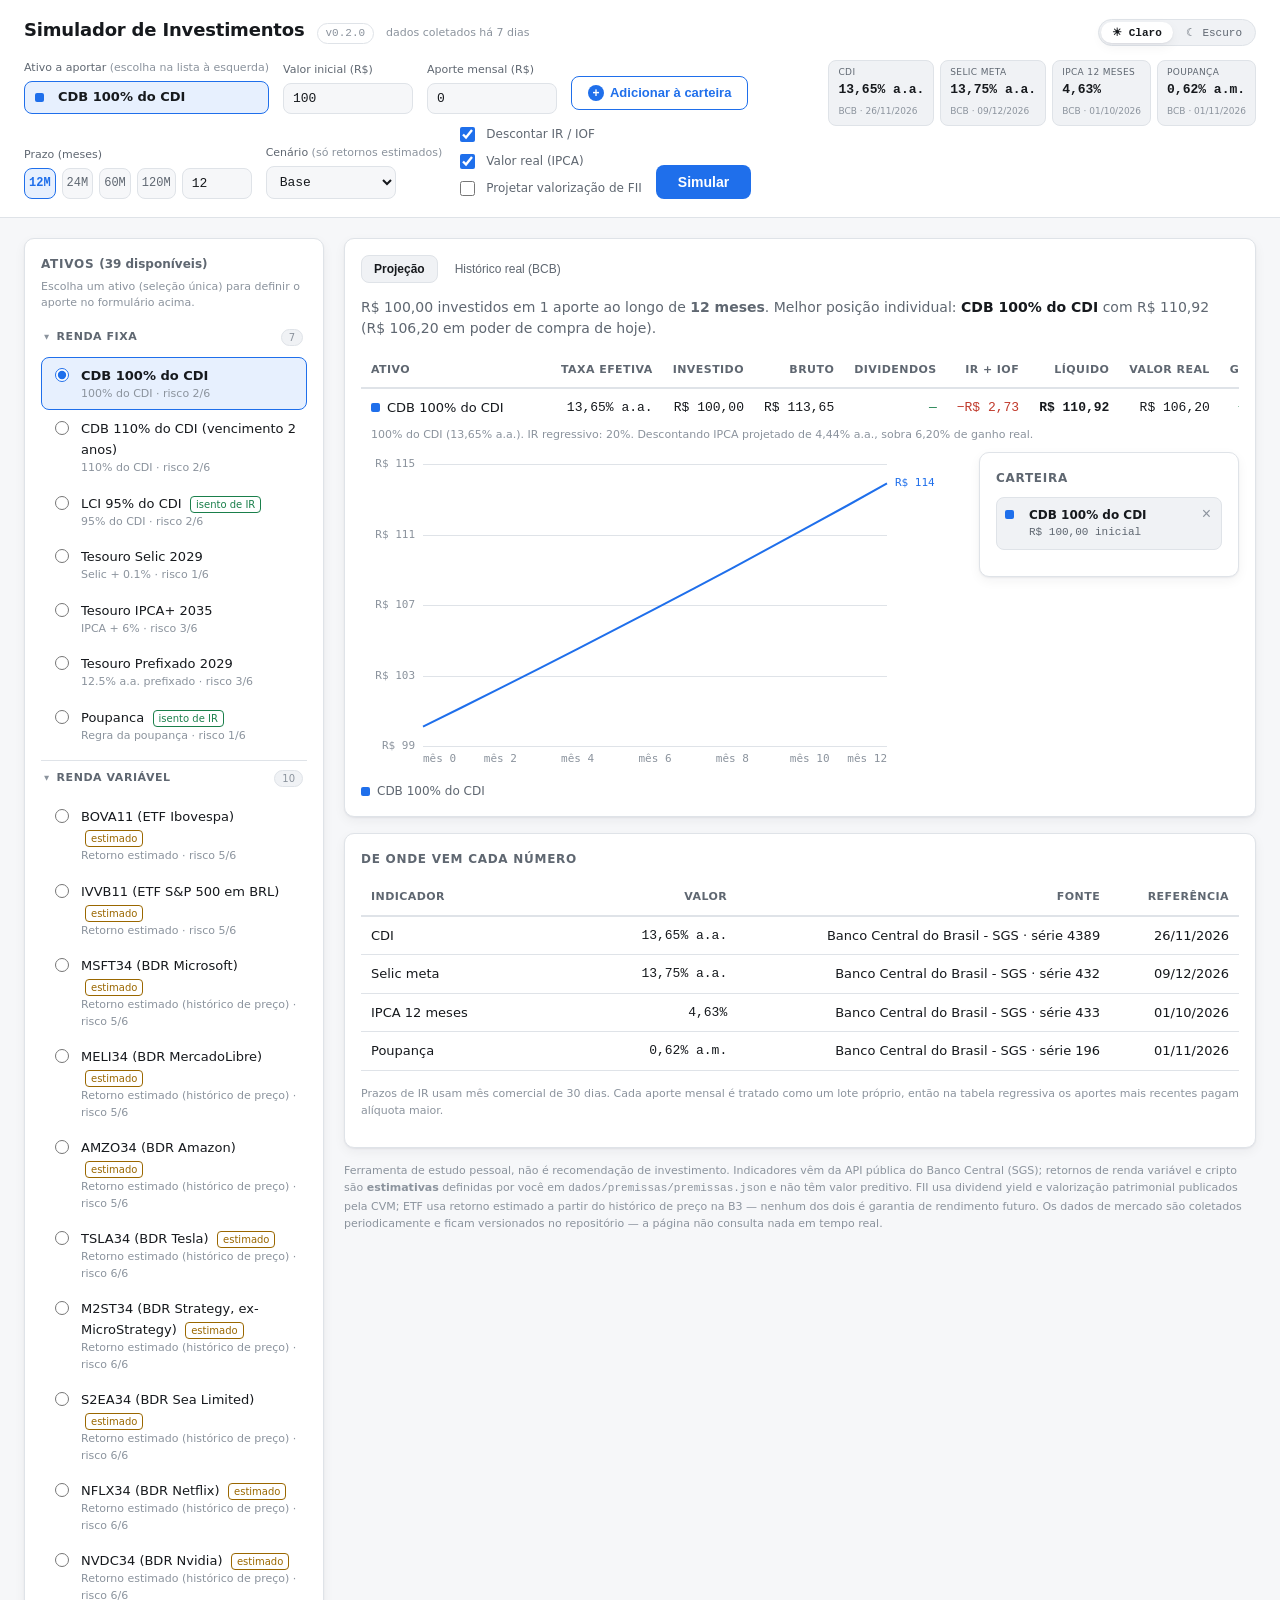
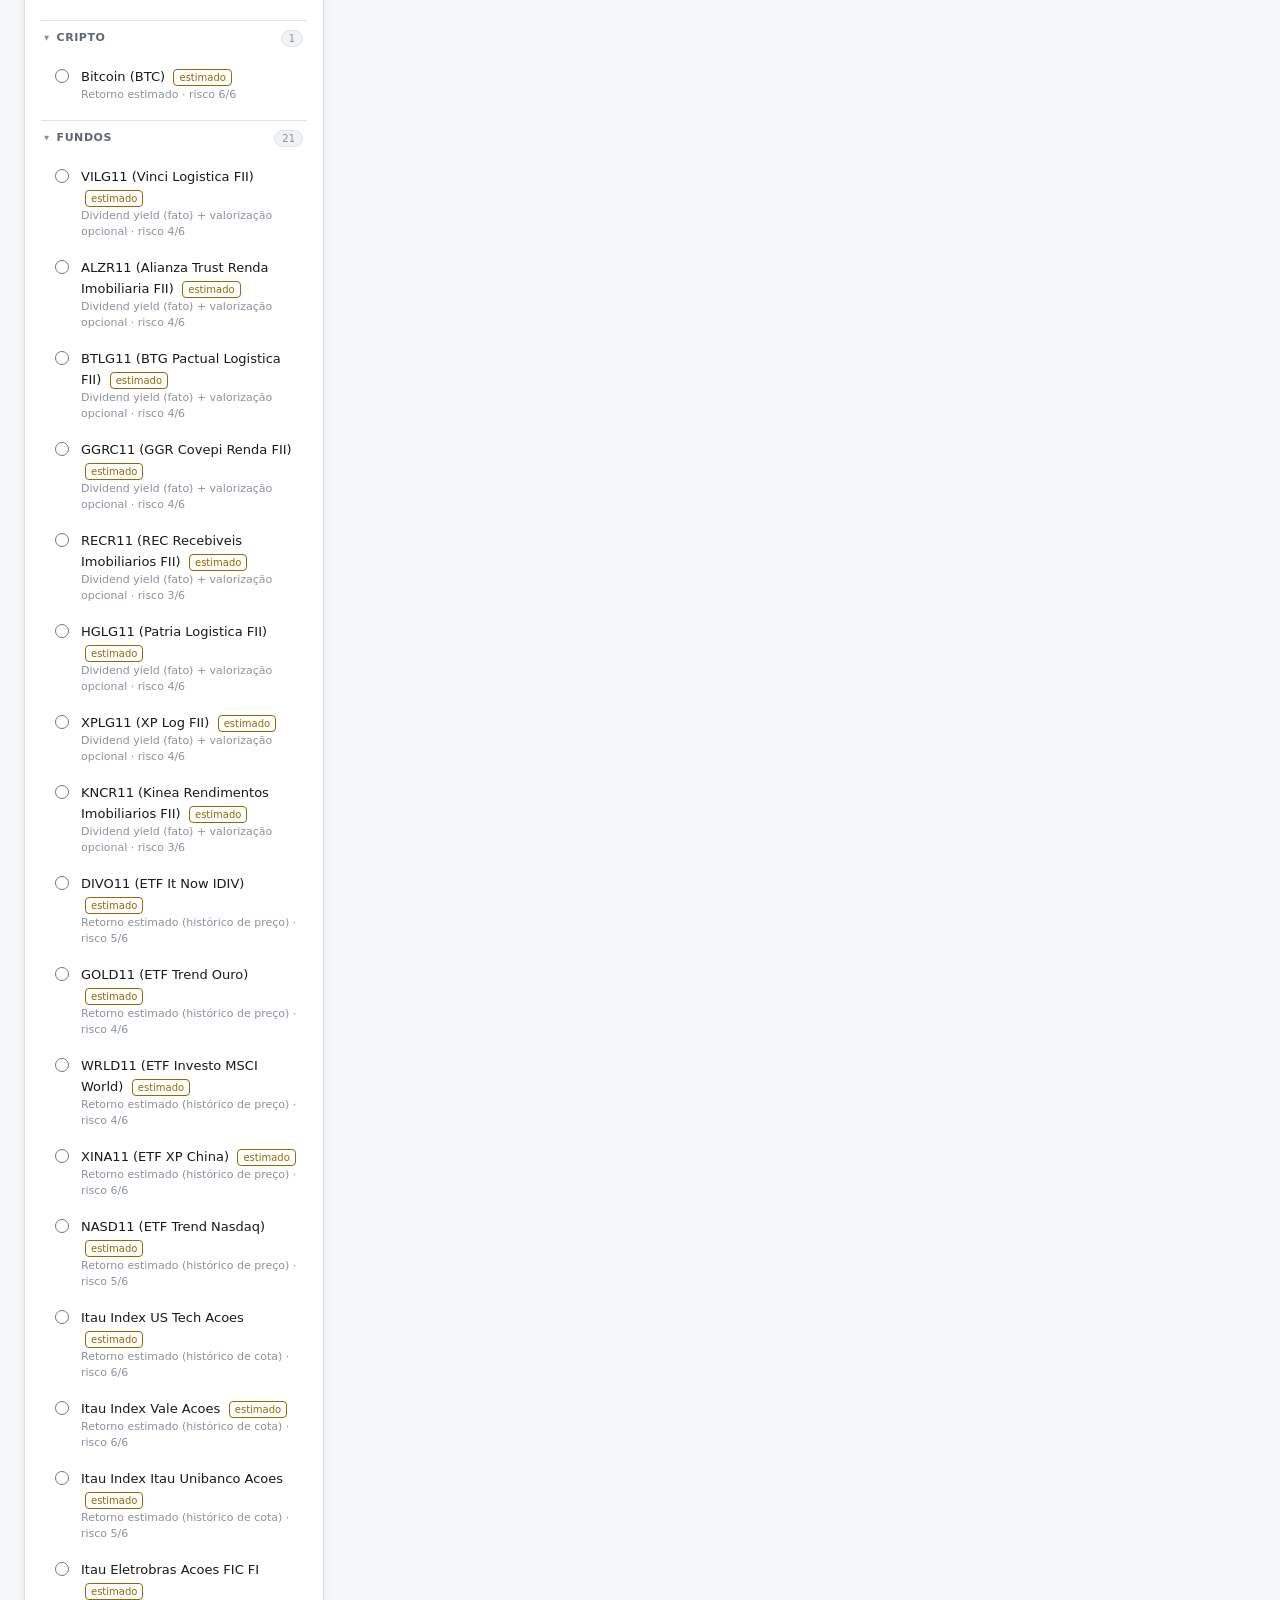
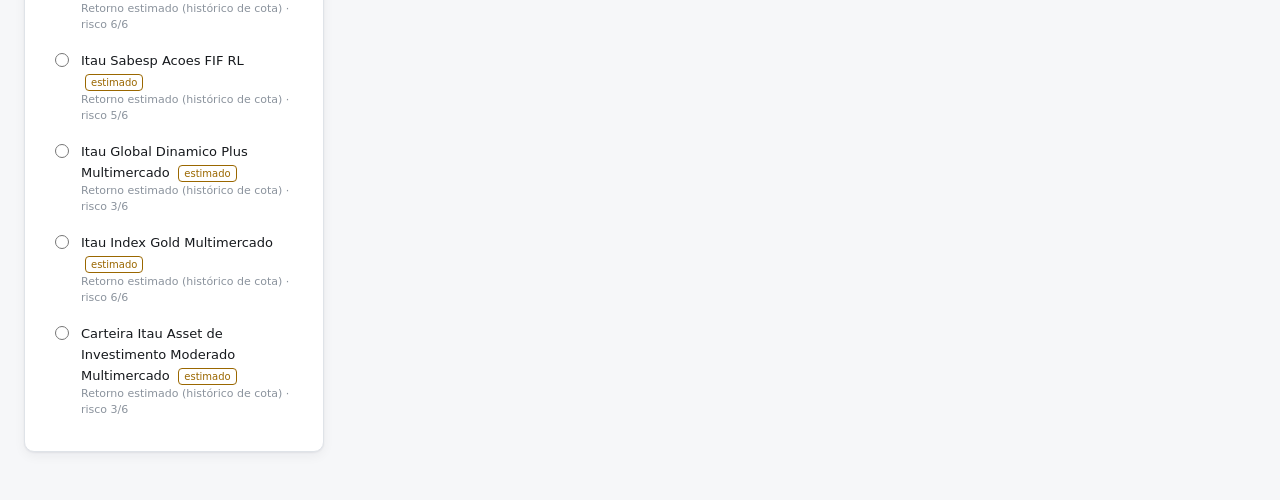
<file: index.html>
<!DOCTYPE html>
<html lang="pt-BR">
<head>
  <meta charset="utf-8">
  <meta name="viewport" content="width=device-width, initial-scale=1">
  <title>Simulador de Investimentos</title>
  <link rel="stylesheet" href="app/estilo.css">
  <link rel="icon" href="data:image/svg+xml,<svg xmlns='http://www.w3.org/2000/svg' viewBox='0 0 16 16'><text y='14' font-size='14'>📈</text></svg>">
  <script>
    // aplica o tema salvo antes do primeiro paint, senao a pagina pisca no tema errado
    try {
      var t = localStorage.getItem('simulador-investimentos:tema');
      if (t) document.documentElement.dataset.tema = t;
    } catch (erro) { /* localStorage indisponivel — segue com o tema do sistema */ }
  </script>
  <script data-goatcounter="https://gfvdata.goatcounter.com/count" async src="//gc.zgo.at/count.js"></script>
</head>
<body>

<header>
  <div class="titulo">
    <h1>Simulador de Investimentos</h1>
    <span class="versao">v0.2.0</span>
    <span class="idade-dados" id="idade-dados"></span>
    <div class="alterna-tema" id="alterna-tema" role="group" aria-label="Tema da página">
      <button type="button" data-tema-opcao="claro" aria-pressed="false">☀ Claro</button>
      <button type="button" data-tema-opcao="escuro" aria-pressed="false">☾ Escuro</button>
    </div>
  </div>

  <div class="cabecalho-grade">
    <section class="controles-sim">
      <div class="campo-inline campo-aporte">
        <span class="rotulo-campo">Ativo a aportar <span class="dica">(escolha na lista à esquerda)</span></span>
        <div class="ativo-escolhido" id="ativo-escolhido">
          <span class="pastilha" id="ativo-escolhido-cor"></span>
          <span id="ativo-escolhido-nome">—</span>
        </div>
      </div>

      <div class="campo-inline">
        <label for="valor-inicial">Valor inicial (R$)</label>
        <input type="number" id="valor-inicial" value="100" min="0" step="10">
      </div>

      <div class="campo-inline">
        <label for="aporte-mensal">Aporte mensal (R$)</label>
        <input type="number" id="aporte-mensal" value="0" min="0" step="10">
      </div>

      <div class="campo-inline">
        <button type="button" class="botao-adicionar" id="adicionar-aporte">
          <span class="icone-mais">+</span> Adicionar à carteira
        </button>
        <span class="aviso-inline" id="aviso-adicionar"></span>
      </div>

      <div class="campo-inline">
        <label for="meses">Prazo (meses)</label>
        <div class="prazo-linha">
          <div class="prazos" id="prazos">
            <button type="button" data-meses="12">12M</button>
            <button type="button" data-meses="24">24M</button>
            <button type="button" data-meses="60">60M</button>
            <button type="button" data-meses="120">120M</button>
          </div>
          <input type="number" id="meses" value="12" min="1" max="600" step="1">
        </div>
      </div>

      <div class="campo-inline">
        <label for="cenario">Cenário <span class="dica">(só retornos estimados)</span></label>
        <select id="cenario">
          <option value="pessimista">Pessimista</option>
          <option value="base" selected>Base</option>
          <option value="otimista">Otimista</option>
        </select>
      </div>

      <div class="campo-inline opcoes-inline">
        <label class="opcao"><input type="checkbox" id="considerar-ir" checked> Descontar IR / IOF</label>
        <label class="opcao"><input type="checkbox" id="considerar-inflacao" checked> Valor real (IPCA)</label>
        <label class="opcao" title="Só afeta FII: projeta a variação patrimonial média histórica pra frente. Desligado, o FII soma só o dividendo (fato) e mantém o valor da cota parado.">
          <input type="checkbox" id="considerar-valorizacao"> Projetar valorização de FII
        </label>
      </div>

      <button class="principal" id="simular">Simular</button>
    </section>

    <ul class="indicadores" id="indicadores">
      <li><span class="rotulo">carregando</span><div class="valor">&mdash;</div></li>
    </ul>
  </div>
</header>

<main>
  <!-- ---------------- coluna de ativos ---------------- -->
  <div>
    <section class="painel">
      <h2>Ativos <span id="contagem-ativos" style="text-transform:none;letter-spacing:0"></span></h2>
      <p class="dica-painel">Escolha um ativo (seleção única) para definir o aporte no formulário acima.</p>
      <div id="lista-ativos"><p class="vazio">carregando catálogo…</p></div>
    </section>
  </div>

  <!-- ---------------- coluna de resultados ---------------- -->
  <div>
    <section class="painel">
      <div class="abas" role="tablist">
        <button role="tab" data-aba="projecao" aria-selected="true">Projeção</button>
        <button role="tab" data-aba="historico" aria-selected="false">Histórico real (BCB)</button>
      </div>

      <div id="aba-projecao">
        <div id="aviso-degradado"></div>
        <div id="resumo"><p class="vazio">Adicione ao menos um ativo à carteira usando o formulário acima.</p></div>
        <div class="area-projecao">
          <div class="grafico-caixa" id="grafico-caixa" hidden>
            <canvas id="grafico"></canvas>
            <div id="leitura"></div>
            <div class="legenda" id="legenda"></div>
          </div>
          <aside class="painel carteira-painel" id="carteira-caixa">
            <div class="carteira-cabecalho">
              <h2>Carteira</h2>
              <div class="modo-visualizacao" id="modo-visualizacao" role="group" aria-label="Modo de visualização do gráfico" hidden>
                <button type="button" data-modo="individual" aria-pressed="true">Individual</button>
                <button type="button" data-modo="somado" aria-pressed="false">Somado</button>
              </div>
            </div>
            <ul id="lista-carteira"></ul>
            <p class="vazio" id="carteira-vazia">Nenhum ativo adicionado ainda.</p>
          </aside>
        </div>
      </div>

      <div id="aba-historico" hidden>
        <div id="resumo-historico"></div>
        <div class="grafico-caixa" id="grafico-historico-caixa" hidden>
          <canvas id="grafico-historico"></canvas>
          <div class="legenda" id="legenda-historico"></div>
        </div>
      </div>
    </section>

    <section class="painel" id="painel-detalhe" hidden>
      <h2>De onde vem cada número</h2>
      <div id="detalhe"></div>
    </section>

    <p class="rodape-nota">
      Ferramenta de estudo pessoal, não é recomendação de investimento. Indicadores vêm da API pública
      do Banco Central (SGS); retornos de renda variável e cripto são <strong>estimativas</strong> definidas
      por você em <code>dados/premissas/premissas.json</code> e não têm valor preditivo.
      FII usa dividend yield e valorização patrimonial publicados pela CVM; ETF usa retorno estimado a
      partir do histórico de preço na B3 — nenhum dos dois é garantia de rendimento futuro.
      Os dados de mercado são coletados periodicamente e ficam versionados no repositório — a página
      não consulta nada em tempo real.
    </p>
  </div>
</main>

<script type="module" src="app/app.js"></script>
</body>
</html>
</file>
<file: app/estilo.css>
/* Simulador de Investimentos - folha de estilo unica.
   Tokens no :root (tema claro), sobrescritos no bloco dark.
   Tres estados possiveis para [data-tema] no <html>: ausente (segue o sistema via
   prefers-color-scheme), "claro" (força claro) ou "escuro" (força escuro) — trocados
   pelo botão #alterna-tema em app.js, que persiste a escolha em localStorage. */

:root {
  --fundo: #f6f7f9;
  --superficie: #ffffff;
  --superficie-2: #f0f2f5;
  --borda: #dfe3e8;
  --texto: #16191d;
  --texto-fraco: #5f6771;
  --texto-tenue: #8b939d;
  --acento: #1f6feb;
  --acento-suave: #e7f0fe;
  --positivo: #1a7f4b;
  --negativo: #c0392b;
  --alerta: #9a6700;
  --alerta-fundo: #fff8e5;
  --raio: 10px;
  --sombra: 0 1px 2px rgba(16, 24, 40, .06), 0 4px 12px rgba(16, 24, 40, .05);
  --fonte: ui-sans-serif, system-ui, -apple-system, "Segoe UI", Roboto, sans-serif;
  --mono: ui-monospace, "Cascadia Mono", "SF Mono", Consolas, monospace;
  color-scheme: light;
}

@media (prefers-color-scheme: dark) {
  :root:not([data-tema="claro"]) {
    --fundo: #0f1216;
    --superficie: #171b21;
    --superficie-2: #1e242c;
    --borda: #2a313a;
    --texto: #e8eaed;
    --texto-fraco: #a4adb8;
    --texto-tenue: #737d89;
    --acento: #5a9bff;
    --acento-suave: #16253d;
    --positivo: #3fbf7f;
    --negativo: #ef6b5c;
    --alerta: #e3b341;
    --alerta-fundo: #2b2413;
    --sombra: 0 1px 2px rgba(0, 0, 0, .3), 0 4px 14px rgba(0, 0, 0, .25);
    color-scheme: dark;
  }
}

/* escolha explicita no botao, vale mesmo se o sistema estiver no claro */
:root[data-tema="escuro"] {
  --fundo: #0f1216;
  --superficie: #171b21;
  --superficie-2: #1e242c;
  --borda: #2a313a;
  --texto: #e8eaed;
  --texto-fraco: #a4adb8;
  --texto-tenue: #737d89;
  --acento: #5a9bff;
  --acento-suave: #16253d;
  --positivo: #3fbf7f;
  --negativo: #ef6b5c;
  --alerta: #e3b341;
  --alerta-fundo: #2b2413;
  --sombra: 0 1px 2px rgba(0, 0, 0, .3), 0 4px 14px rgba(0, 0, 0, .25);
  color-scheme: dark;
}

* { box-sizing: border-box; }

body {
  margin: 0;
  font-family: var(--fonte);
  background: var(--fundo);
  color: var(--texto);
  font-size: 14px;
  line-height: 1.5;
}

/* ---------- cabecalho ---------- */
header {
  background: var(--superficie);
  border-bottom: 1px solid var(--borda);
  padding: 16px 24px 18px;
}

.titulo { display: flex; align-items: baseline; gap: 12px; flex-wrap: wrap; margin-bottom: 14px; }
.titulo h1 { font-size: 18px; margin: 0; letter-spacing: -.01em; }
.titulo .versao {
  font-size: 11px; color: var(--texto-tenue); font-family: var(--mono);
  border: 1px solid var(--borda); border-radius: 999px; padding: 1px 8px;
}

/* Controle segmentado com as duas opções sempre visíveis — app.js marca a ativa
   com aria-pressed="true" a partir da escolha salva ou do prefers-color-scheme. */
.alterna-tema {
  margin-left: auto;
  display: flex; gap: 2px;
  padding: 2px;
  background: var(--superficie-2); border: 1px solid var(--borda); border-radius: 999px;
}
.alterna-tema button {
  padding: 4px 11px;
  background: transparent; border: 0; border-radius: 999px;
  color: var(--texto-fraco); font-size: 11px; font-family: var(--mono);
  cursor: pointer;
}
.alterna-tema button:hover { color: var(--texto); }
.alterna-tema button:focus-visible { outline: 2px solid var(--acento); outline-offset: 1px; }
.alterna-tema button[aria-pressed="true"] {
  background: var(--superficie); color: var(--texto); font-weight: 650;
  box-shadow: var(--sombra);
}

.cabecalho-grade {
  display: grid;
  grid-template-columns: minmax(0, 1fr) auto;
  gap: 16px 24px;
  align-items: start;
}
@media (max-width: 1080px) {
  .cabecalho-grade { grid-template-columns: 1fr; }
}

/* controles da simulação, agora no cabeçalho */
.controles-sim {
  display: flex;
  flex-wrap: wrap;
  align-items: flex-end;
  gap: 10px 14px;
}
.campo-inline { display: flex; flex-direction: column; gap: 4px; }
.campo-inline label { font-size: 11px; color: var(--texto-fraco); }
.campo-inline label .dica { color: var(--texto-tenue); }
.campo-inline input[type="number"], .campo-inline select {
  width: 130px; padding: 7px 9px; font-size: 13px; font-family: var(--mono);
  background: var(--fundo); color: var(--texto);
  border: 1px solid var(--borda); border-radius: 8px;
}
.campo-inline input:focus, .campo-inline select:focus { outline: 2px solid var(--acento); outline-offset: -1px; }
.prazo-linha { display: flex; gap: 6px; }
.prazo-linha .prazos { margin: 0; }
.prazo-linha #meses { width: 70px; }
.opcoes-inline { gap: 6px; }
.opcoes-inline .opcao { margin: 0; font-size: 12px; }

.controles-sim button.principal {
  width: auto; padding: 9px 22px; align-self: flex-end;
}

/* Botão "+ Adicionar à carteira": contorno na cor de acento, não um botão
   sólido — ele soma um item, não dispara a simulação (isso é o "Simular"). */
.botao-adicionar {
  display: flex; align-items: center; gap: 6px;
  width: auto; padding: 8px 16px; align-self: flex-end;
  background: transparent; color: var(--acento);
  border: 1.5px solid var(--acento); border-radius: 8px;
  font-size: 13px; font-weight: 650; cursor: pointer;
  transition: background-color .12s ease, color .12s ease;
}
.botao-adicionar:hover { background: var(--acento-suave); }
.botao-adicionar:active { background: var(--acento); color: #fff; }
.botao-adicionar .icone-mais {
  display: inline-flex; align-items: center; justify-content: center;
  width: 16px; height: 16px; border-radius: 50%;
  background: var(--acento); color: #fff; font-size: 12px; line-height: 1;
}
.botao-adicionar:active .icone-mais { background: #fff; color: var(--acento); }

.rotulo-campo { font-size: 11px; color: var(--texto-fraco); }
.rotulo-campo .dica { color: var(--texto-tenue); }
.ativo-escolhido {
  display: flex; align-items: center; gap: 7px;
  min-width: 170px; height: 33px; padding: 0 10px;
  background: var(--acento-suave); border: 1px solid var(--acento); border-radius: 8px;
  font-size: 13px; font-weight: 600; color: var(--texto);
}
.ativo-escolhido .pastilha { background: var(--acento); flex: none; }
.aviso-inline { color: var(--alerta); font-size: 11px; max-width: 190px; }

.indicadores {
  display: flex; gap: 6px; flex-wrap: wrap;
  margin: 0; padding: 0; list-style: none;
}
.indicadores li {
  background: var(--superficie-2); border: 1px solid var(--borda);
  border-radius: 8px; padding: 5px 9px; min-width: 96px;
}
.indicadores .rotulo { font-size: 9px; color: var(--texto-fraco); text-transform: uppercase; letter-spacing: .04em; display: block; }
.indicadores .valor { font-size: 13px; font-weight: 640; font-family: var(--mono); }
.indicadores .fonte { font-size: 9px; color: var(--texto-tenue); }

/* ---------- layout ---------- */
main {
  display: grid;
  grid-template-columns: 300px minmax(0, 1fr);
  gap: 20px;
  padding: 20px 24px 48px;
  align-items: start;
  max-width: 1480px;
  margin: 0 auto;
}
@media (max-width: 900px) {
  main { grid-template-columns: 1fr; padding: 16px; }
}

.painel {
  background: var(--superficie);
  border: 1px solid var(--borda);
  border-radius: var(--raio);
  box-shadow: var(--sombra);
  padding: 16px;
}
.painel + .painel { margin-top: 16px; }
.painel h2 {
  font-size: 12px; text-transform: uppercase; letter-spacing: .06em;
  color: var(--texto-fraco); margin: 0 0 12px;
}

/* ---------- formulario ---------- */
.campo { margin-bottom: 14px; }
.campo label { display: block; font-size: 12px; color: var(--texto-fraco); margin-bottom: 4px; }
.campo input[type="number"], .campo select {
  width: 100%; padding: 8px 10px; font-size: 14px; font-family: var(--mono);
  background: var(--fundo); color: var(--texto);
  border: 1px solid var(--borda); border-radius: 8px;
}
.campo input:focus, .campo select:focus { outline: 2px solid var(--acento); outline-offset: -1px; }

.prazos { display: flex; gap: 6px; flex-wrap: wrap; margin-bottom: 8px; }
.prazos button {
  flex: 1 1 auto; padding: 6px 4px; font-size: 12px; font-family: var(--mono);
  background: var(--fundo); color: var(--texto-fraco);
  border: 1px solid var(--borda); border-radius: 8px; cursor: pointer;
}
.prazos button:hover { border-color: var(--acento); color: var(--texto); }
.prazos button[aria-pressed="true"] {
  background: var(--acento-suave); border-color: var(--acento); color: var(--acento); font-weight: 600;
}

.opcao { display: flex; align-items: center; gap: 8px; margin-bottom: 8px; font-size: 13px; }
.opcao input { accent-color: var(--acento); width: 15px; height: 15px; }

button.principal {
  width: 100%; padding: 11px; font-size: 14px; font-weight: 600;
  background: var(--acento); color: #fff; border: 0; border-radius: 8px; cursor: pointer;
}
button.principal:hover { filter: brightness(1.08); }
button.principal:disabled { opacity: .55; cursor: progress; }

/* ---------- lista de ativos ---------- */
.grupo { border-bottom: 1px solid var(--borda); }
.grupo:last-child { border-bottom: 0; }
.grupo > summary {
  list-style: none; cursor: pointer; user-select: none;
  display: flex; align-items: center; gap: 6px;
  font-size: 11px; text-transform: uppercase; letter-spacing: .05em;
  color: var(--texto-fraco); font-weight: 600;
  padding: 9px 4px;
}
.grupo > summary::-webkit-details-marker { display: none; }
.grupo > summary::before {
  content: "▸"; font-size: 10px; color: var(--texto-tenue);
  transition: transform .12s ease;
}
.grupo[open] > summary::before { transform: rotate(90deg); }
.grupo > summary:hover { color: var(--texto); }
.grupo .cont-grupo {
  margin-left: auto; font-size: 10px; font-weight: 500; letter-spacing: 0;
  color: var(--texto-tenue); background: var(--superficie-2);
  border: 1px solid var(--borda); border-radius: 999px; padding: 0 7px;
}
.grupo-corpo { padding: 2px 0 8px; }
.dica-painel { font-size: 11px; color: var(--texto-tenue); margin: -6px 0 8px; }
.ativo {
  display: flex; align-items: flex-start; gap: 9px; width: 100%;
  padding: 7px 8px; border-radius: 8px; cursor: pointer;
  border: 1px solid transparent;
}
.ativo:hover { background: var(--superficie-2); }
.ativo:has(input:checked) { background: var(--acento-suave); border-color: var(--acento); }
.ativo input[type="radio"] { margin-top: 3px; accent-color: var(--acento); width: 14px; height: 14px; flex: none; }
.ativo .nome { font-size: 13px; }
.ativo:has(input:checked) .nome { font-weight: 650; }
.ativo .meta { font-size: 11px; color: var(--texto-tenue); }
.selo {
  display: inline-block; font-size: 10px; padding: 0 5px; border-radius: 4px;
  border: 1px solid var(--borda); color: var(--texto-fraco); margin-left: 4px;
}
.selo.estimado { color: var(--alerta); border-color: var(--alerta); }
.selo.isento { color: var(--positivo); border-color: var(--positivo); }

/* ---------- resultados ---------- */
.aviso {
  background: var(--alerta-fundo); border: 1px solid var(--alerta); color: var(--alerta);
  border-radius: 8px; padding: 9px 12px; font-size: 12px; margin-bottom: 14px;
}
.vazio { color: var(--texto-tenue); text-align: center; padding: 48px 16px; font-size: 13px; }

.tabela-envolucro { overflow-x: auto; }
table { width: 100%; border-collapse: collapse; font-size: 13px; }
th, td { padding: 9px 10px; text-align: right; border-bottom: 1px solid var(--borda); white-space: nowrap; }
th {
  font-size: 11px; text-transform: uppercase; letter-spacing: .04em;
  color: var(--texto-fraco); font-weight: 600; border-bottom-width: 2px;
}
th:first-child, td:first-child { text-align: left; white-space: normal; min-width: 190px; }
tbody tr:hover { background: var(--superficie-2); }
td.num { font-family: var(--mono); font-variant-numeric: tabular-nums; }
td.destaque { font-weight: 650; }
.positivo { color: var(--positivo); }
.negativo { color: var(--negativo); }
.pastilha { display: inline-block; width: 9px; height: 9px; border-radius: 2px; margin-right: 7px; }
.linha-explicacao td { font-size: 11px; color: var(--texto-tenue); padding-top: 0; border-bottom: 0; }
tr.tem-explicacao td { border-bottom: 0; }
tr.linha-total td { font-weight: 700; border-top: 2px solid var(--borda); border-bottom: 0; }

/* ---------- carteira (grupo de ativos + aportes em simulação) ---------- */
.area-projecao { display: flex; flex-wrap: wrap; gap: 16px; align-items: flex-start; }
.area-projecao .grafico-caixa { flex: 4 1 340px; min-width: 280px; }
.carteira-painel { flex: 1 1 220px; max-width: 260px; }
.carteira-cabecalho { display: flex; align-items: center; justify-content: space-between; gap: 8px; margin-bottom: 10px; }
.carteira-cabecalho h2 { margin: 0; }
.modo-visualizacao {
  display: flex; gap: 2px; padding: 2px;
  background: var(--superficie-2); border: 1px solid var(--borda); border-radius: 999px;
}
.modo-visualizacao[hidden] { display: none; }
.modo-visualizacao button {
  padding: 3px 9px; background: transparent; border: 0; border-radius: 999px;
  color: var(--texto-fraco); font-size: 11px; cursor: pointer;
}
.modo-visualizacao button[aria-pressed="true"] {
  background: var(--superficie); color: var(--texto); font-weight: 650; box-shadow: var(--sombra);
}
#lista-carteira { list-style: none; margin: 0 0 10px; padding: 0; display: flex; flex-direction: column; gap: 8px; }
#lista-carteira li {
  display: flex; align-items: flex-start; gap: 8px;
  padding: 8px; border: 1px solid var(--borda); border-radius: 8px; background: var(--superficie-2);
}
#lista-carteira .pastilha { margin-top: 4px; flex: none; }
#lista-carteira .item-corpo { flex: 1; min-width: 0; }
#lista-carteira .nome { display: block; font-size: 12px; font-weight: 600; }
#lista-carteira .meta { display: block; font-size: 11px; color: var(--texto-fraco); font-family: var(--mono); }
#lista-carteira .remover-item {
  background: transparent; border: 0; color: var(--texto-tenue);
  font-size: 16px; line-height: 1; cursor: pointer; padding: 0 2px;
}
#lista-carteira .remover-item:hover { color: var(--negativo); }
@media (max-width: 720px) {
  .carteira-painel { max-width: 100%; flex-basis: 100%; }
}

.lista-resumo-historico { list-style: none; margin: 0 0 14px; padding: 0; display: flex; flex-direction: column; gap: 6px; }
.lista-resumo-historico li {
  display: flex; align-items: flex-start; gap: 8px; font-size: 12px; color: var(--texto-fraco);
  padding: 8px; border: 1px solid var(--borda); border-radius: 8px; background: var(--superficie-2);
}
.lista-resumo-historico .pastilha { margin-top: 3px; flex: none; }
.lista-resumo-historico strong { color: var(--texto); }

/* ---------- grafico ---------- */
.grafico-caixa { position: relative; }
canvas { display: block; width: 100%; height: 320px; }
.legenda { display: flex; gap: 14px; flex-wrap: wrap; margin-top: 10px; font-size: 12px; }
.legenda span { display: flex; align-items: center; color: var(--texto-fraco); }
#leitura {
  position: absolute; pointer-events: none; display: none;
  background: var(--superficie); border: 1px solid var(--borda); border-radius: 8px;
  box-shadow: var(--sombra); padding: 8px 10px; font-size: 12px; font-family: var(--mono);
  white-space: nowrap; z-index: 5;
}
#leitura .cabeca { color: var(--texto-fraco); margin-bottom: 4px; font-family: var(--fonte); }

.abas { display: flex; gap: 4px; margin-bottom: 14px; }
.abas button {
  padding: 6px 12px; font-size: 12px; background: transparent; color: var(--texto-fraco);
  border: 1px solid transparent; border-radius: 8px; cursor: pointer;
}
.abas button[aria-selected="true"] { background: var(--superficie-2); border-color: var(--borda); color: var(--texto); font-weight: 600; }

.rodape-nota { font-size: 11px; color: var(--texto-tenue); margin-top: 14px; line-height: 1.6; }
.rodape-nota code { font-family: var(--mono); }

.idade-dados { font-size: 11px; color: var(--texto-tenue); }

/* indicador herdado de um retrato anterior: o valor vale, mas não é de hoje */
.indicadores li.herdado { border-style: dashed; }
.indicadores li.herdado .fonte { color: var(--alerta); }
</file>
